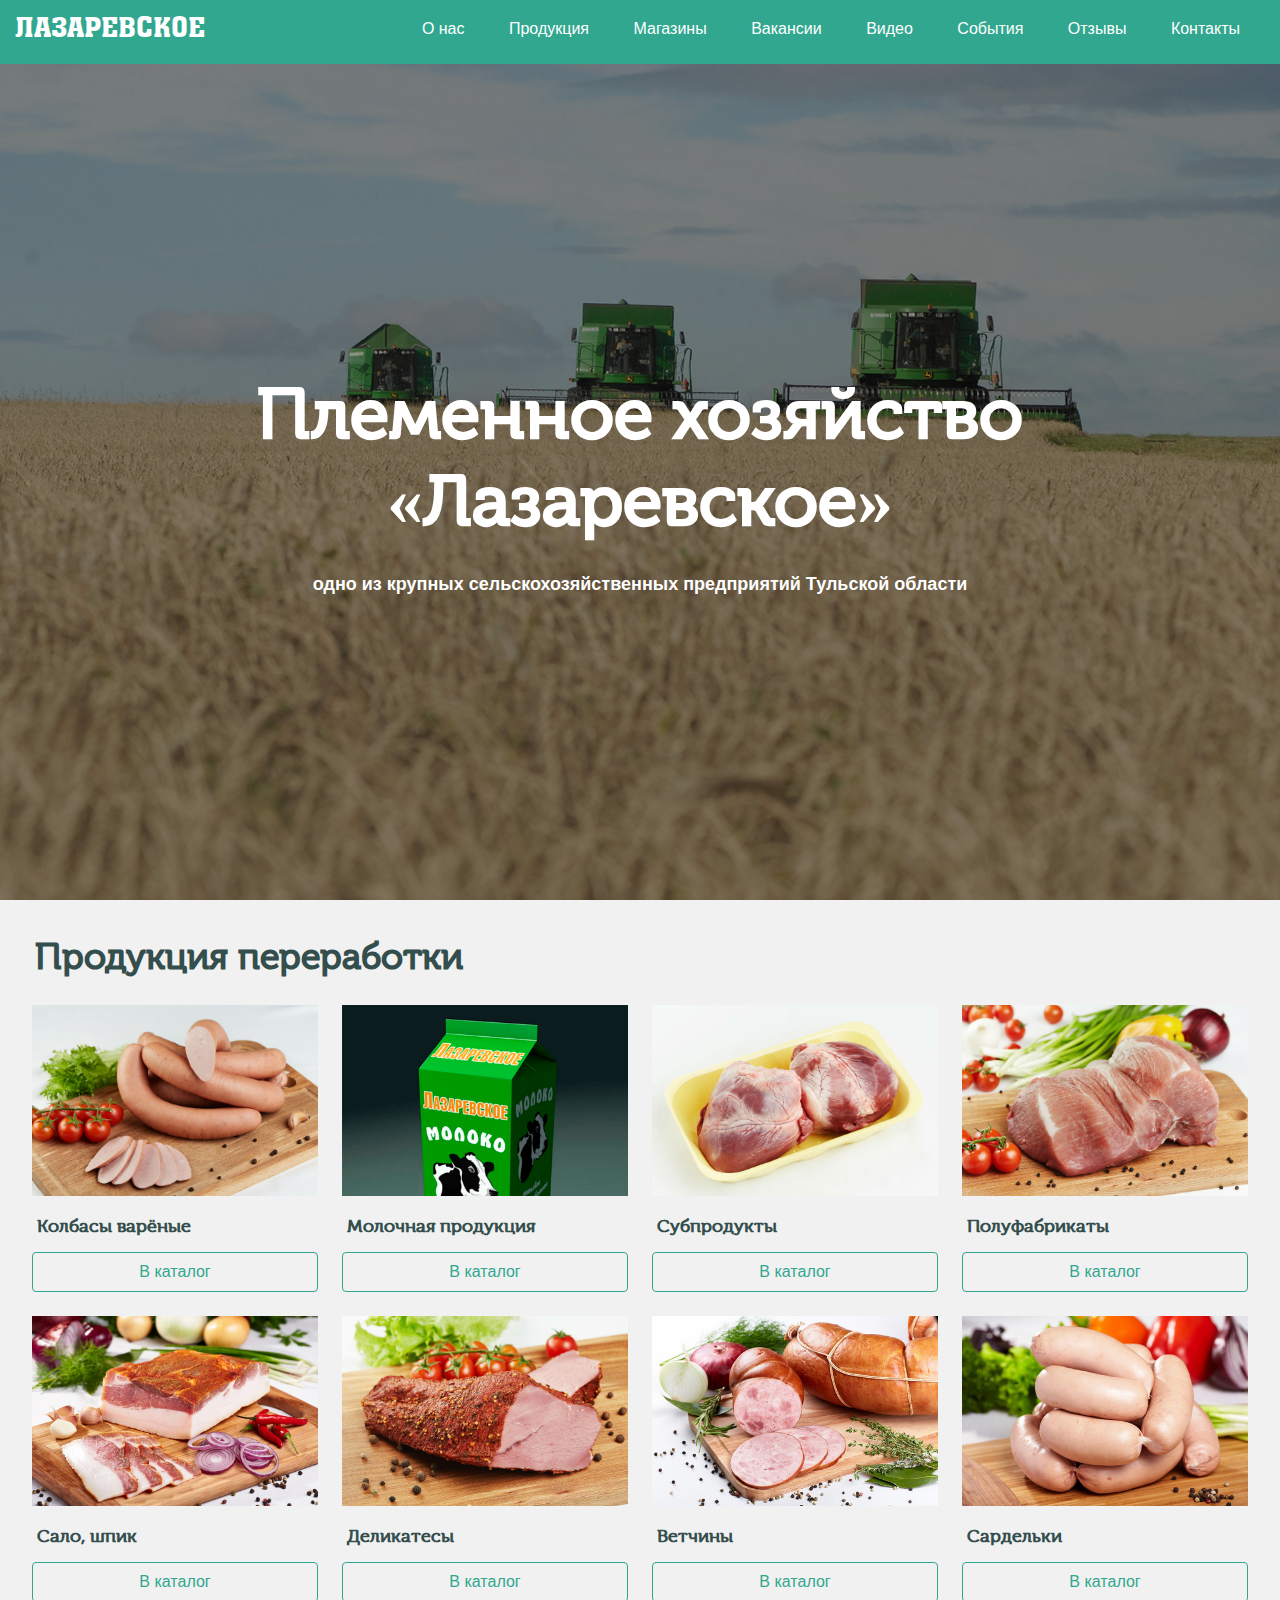
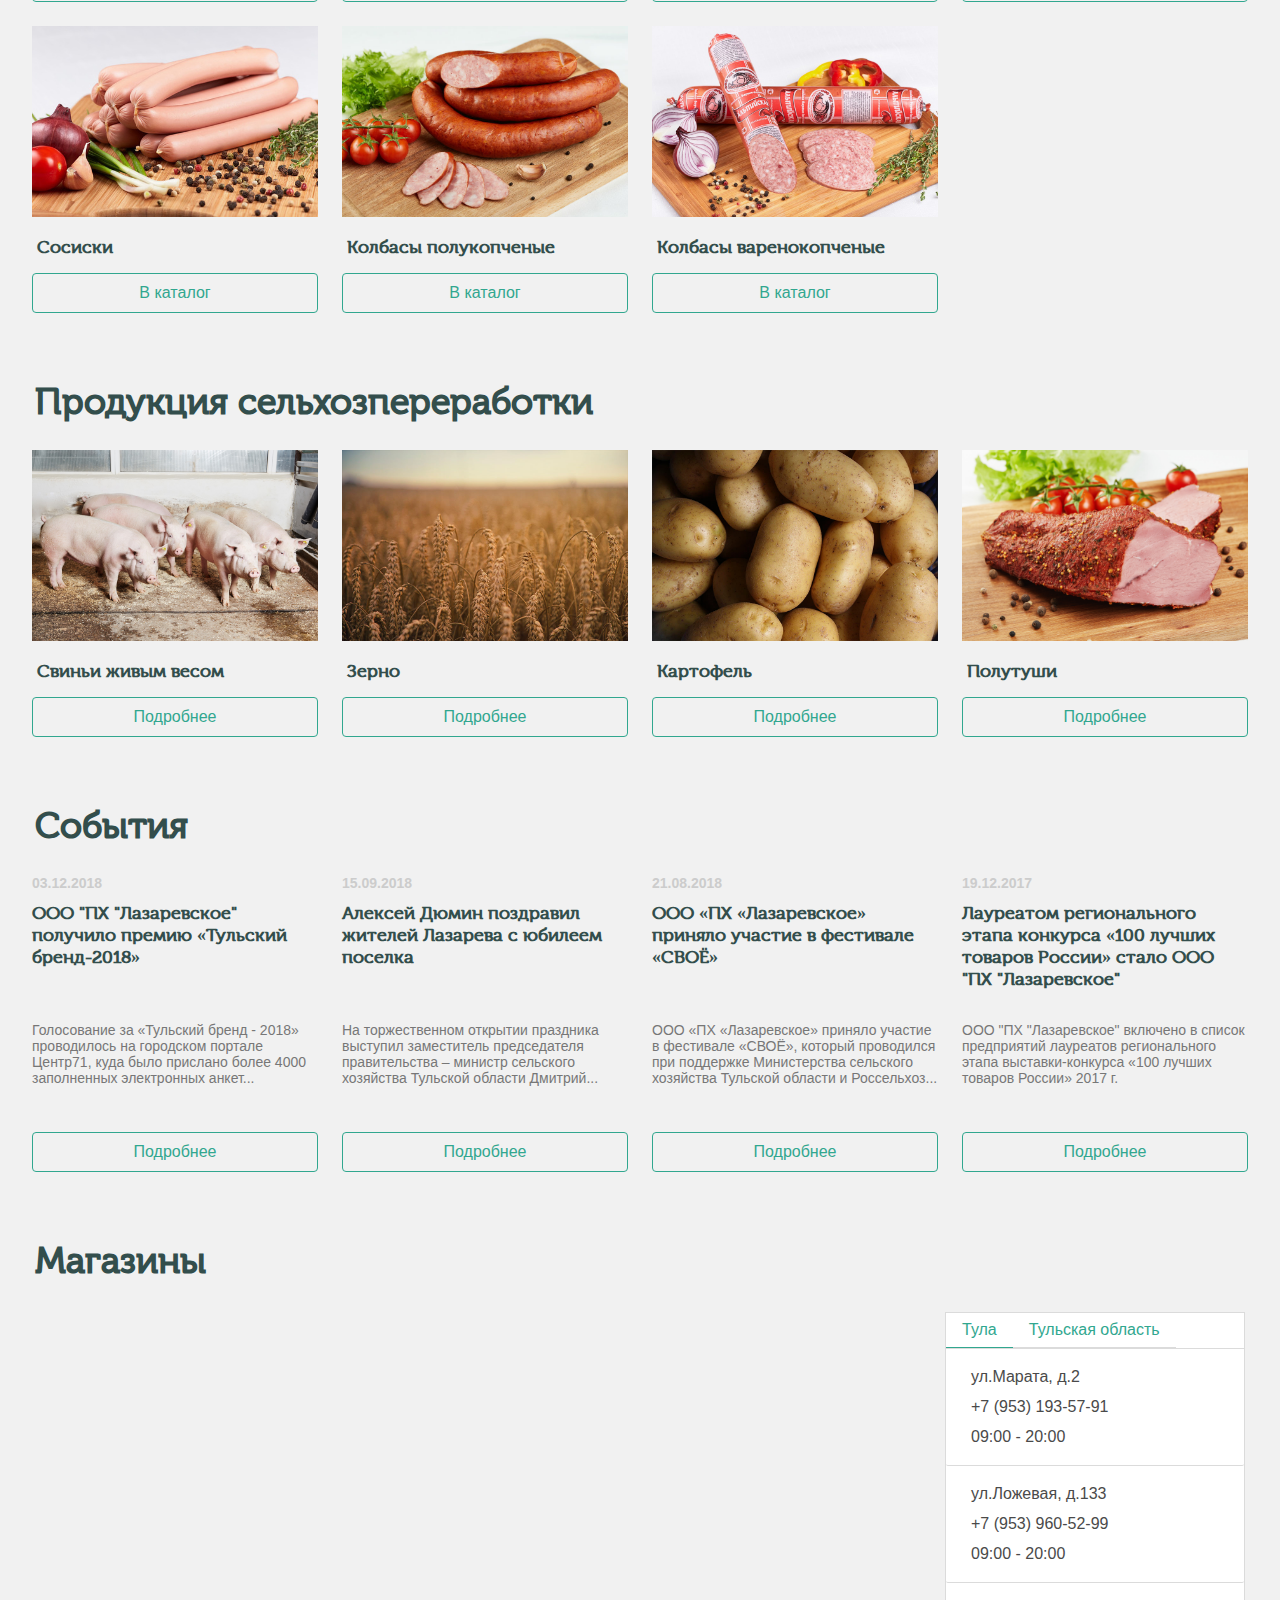
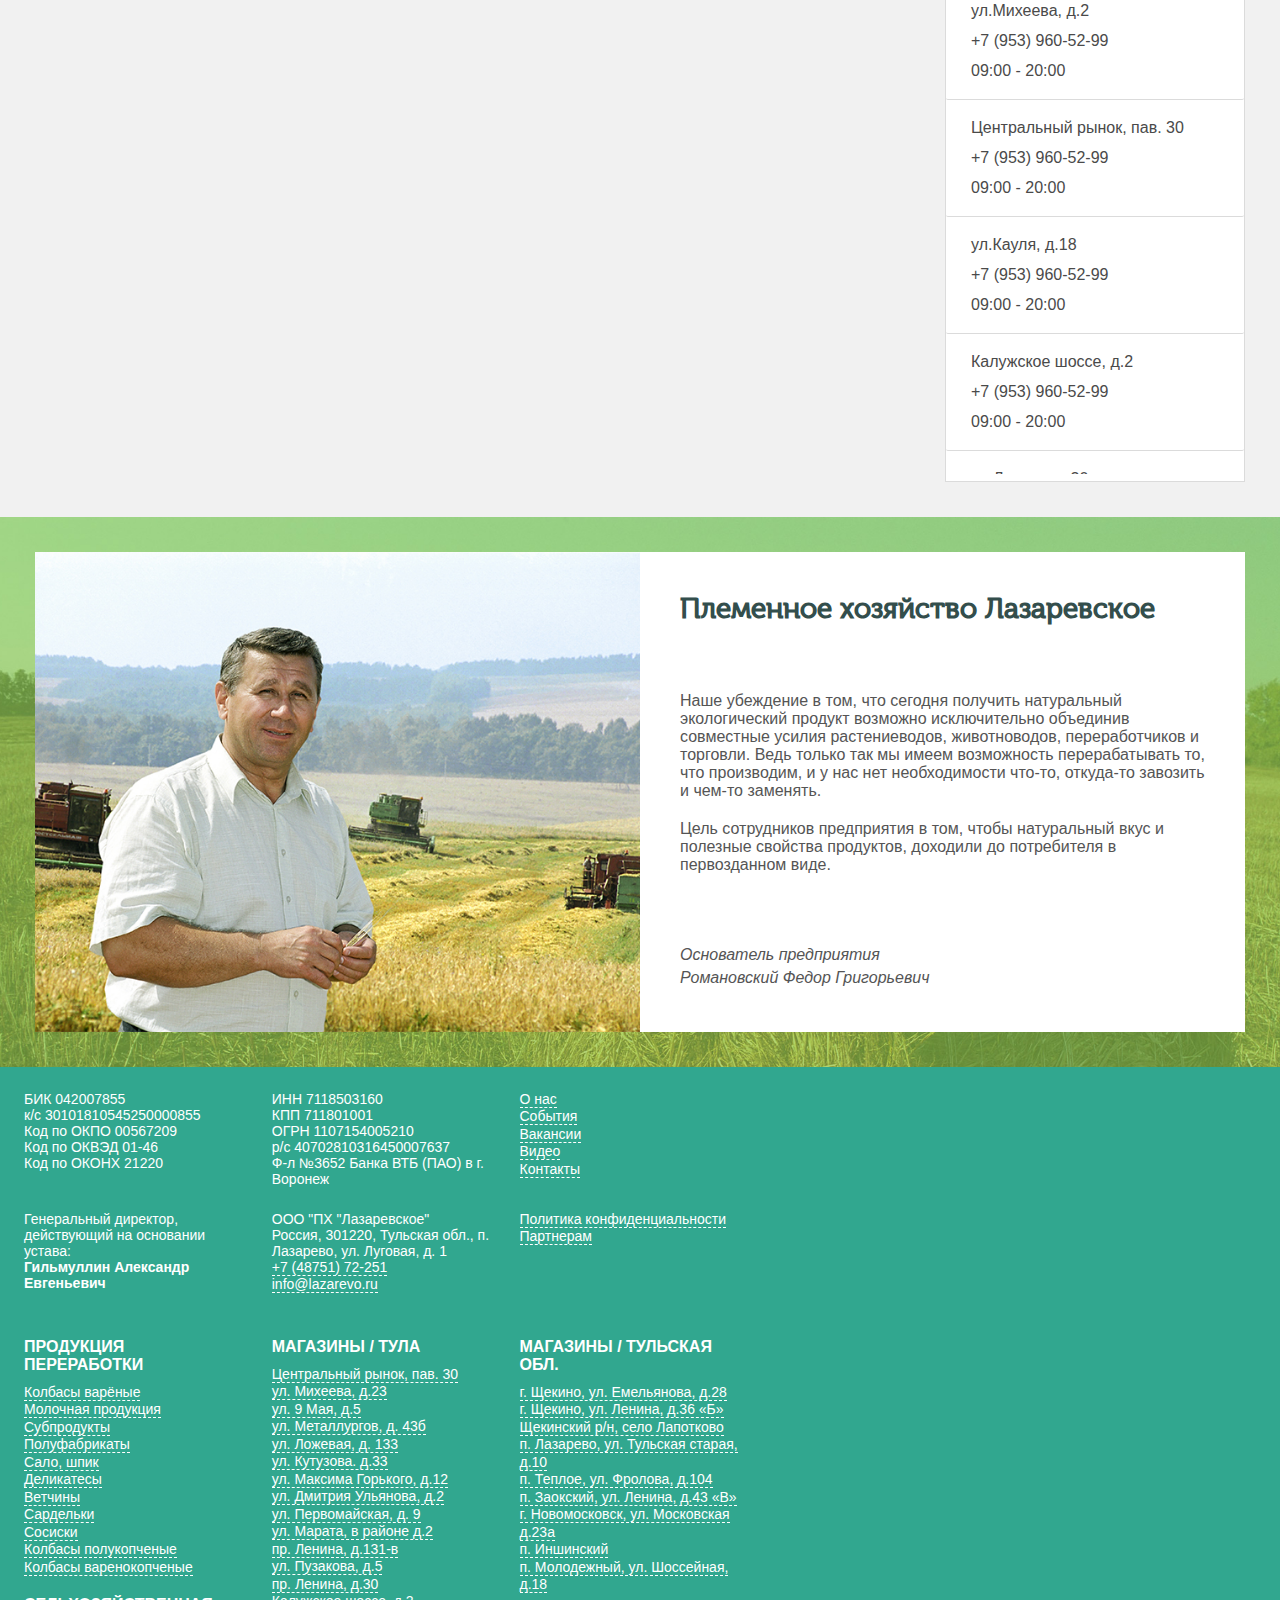
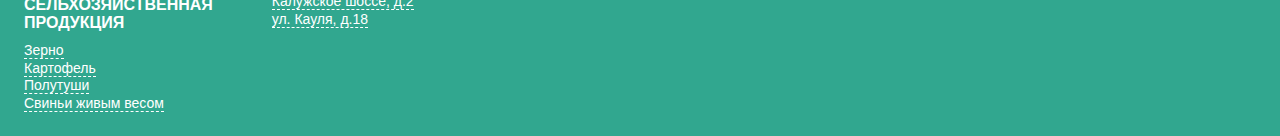
<file: index.html>
<!DOCTYPE html>
<html lang="en">
<head>
  <meta charset="UTF-8">
  <meta name="viewport" content="width=device-width, initial-scale=1.0">
  <meta http-equiv="X-UA-Compatible" content="ie=edge">
  <link rel="stylesheet" href="css/main.css">
  <script
			  src="https://code.jquery.com/jquery-3.3.1.slim.min.js"
			  integrity="sha256-3edrmyuQ0w65f8gfBsqowzjJe2iM6n0nKciPUp8y+7E="
			  crossorigin="anonymous"></script>
  <script src="https://api-maps.yandex.ru/2.1/?lang=ru_RU" type="text/javascript"></script>
  <script type="text/javascript" src="js/map.js"></script>
  <title>ООО "ПХ "Лазаревское" - одно из крупнейших сельскохозяйственных предприятий Тульской области. Мясоперерабатывающий комбинат, животноводческий комплекс, племенная ферма, собственные сельхозплощади.</title>
</head>
<body>
  <nav class="sticked">
      <ul class="is-left">
        <li><a class="logo" href="#">Лазаревское</a></li>
      </ul>
      <ul class="is-right navmenu">
        <li><a href="#">О нас</a></li>
        <li><a href="product.html">Продукция</a></li>
        <li><a href="#">Магазины</a></li>
        <li><a href="#">Вакансии</a></li>
        <li><a href="#">Видео</a></li>
        <li><a href="#">События</a></li>
        <li><a href="#">Отзывы</a></li>
        <li><a href="#">Контакты</a></li>
      </ul>
      <div class="nav-burger">
        <span></span>
        <span></span>
        <span></span>
      </div>
    </nav>
  <div class="banner">
    <video autoplay muted loop id="myVideo">
      <source src="/video/promo.mp4" type="video/mp4">
    </video>
    <div class="darken"></div>
    <h1 class="title">Племенное хозяйство «Лазаревское»</h1>
    <p>одно из крупных сельскохозяйственных предприятий Тульской области</p>
  </div>
  <div class="container">
    <h2>Продукция переработки</h2>
    <div class="columns">
      <div class="column to-products is-one-quarter">
        <div><img src="./img/product_1.jpg" /></div>
        <h4>Колбасы варёные</h4>
        <a href="#" class="btn btn-default-secondary">В каталог</a>
      </div>
      <div class="column is-one-quarter">
        <img src="./img/products/milk.jpg" />
        <h4>Молочная продукция</h4>
        <a href="#" class="btn btn-default-secondary">В каталог</a>
      </div>
      <div class="column is-one-quarter"><img src="./img/products/subproduct.jpg" />
        <h4>Субпродукты</h4>
        <a href="#" class="btn btn-default-secondary">В каталог</a>
      </div>
      <div class="column is-one-quarter"><img src="./img/products/fabrikat.jpg" />
        <h4>Полуфабрикаты</h4>
        <a href="#" class="btn btn-default-secondary">В каталог</a>
      </div>
    </div>
    <div class="columns">
      <div class="column is-one-quarter"><img src="./img/products/salo.jpg" />
        <h4>Сало, шпик</h4>
        <a href="#" class="btn btn-default-secondary">В каталог</a>
      </div>
      <div class="column is-one-quarter"><img src="./img/products/delikat.jpg" />
        <h4>Деликатесы</h4>
        <a href="#" class="btn btn-default-secondary">В каталог</a>
      </div>
      <div class="column is-one-quarter"><img src="./img/products/vetchina.jpg" />
        <h4>Ветчины</h4>
        <a href="#" class="btn btn-default-secondary">В каталог</a>
      </div>
      <div class="column is-one-quarter"><img src="./img/products/sardel.jpg" />
        <h4>Сардельки</h4>
        <a href="#" class="btn btn-default-secondary">В каталог</a>
      </div>
    </div>
    <div class="columns">
      <div class="column is-one-quarter"><img src="./img/products/sosi.jpg" />
        <h4>Сосиски</h4>
        <a href="#" class="btn btn-default-secondary">В каталог</a>
      </div>
      <div class="column is-one-quarter"><img src="./img/products/krakow.jpg" />
        <h4>Колбасы полукопченые</h4>
        <a href="#" class="btn btn-default-secondary">В каталог</a>
      </div>
      <div class="column is-one-quarter"><img src="./img/products/alpen.jpg" />
        <h4>Колбасы варенокопченые</h4>
        <a href="#" class="btn btn-default-secondary">В каталог</a>
      </div>
      <div class="column is-one-quarter">
      </div>
    </div>
  </div>
  <div class="container">
      <h2>Продукция сельхозпереработки</h2>
    <div class="columns">
      <div class="column is-one-quarter"><img src="./img/pig.jpg" />
        <h4>Свиньи живым весом</h4>
        <a href="#" class="btn btn-default-secondary">Подробнее</a>
      </div>
      <div class="column is-one-quarter"><img src="./img/grain.jpg" />
        <h4>Зерно</h4>
        <a href="#" class="btn btn-default-secondary">Подробнее</a>
      </div>
      <div class="column is-one-quarter"><img src="./img/potatoes.jpg" />
        <h4>Картофель</h4>
        <a href="#" class="btn btn-default-secondary">Подробнее</a>
      </div>
      <div class="column is-one-quarter"><img src="./img/product_4.jpg" />
        <h4>Полутуши</h4>
        <a href="#" class="btn btn-default-secondary">Подробнее</a>
      </div>
    </div>
  </div>
  <div class="container">
    <h2>События</h2>
    <div class="columns">
      <div class="column is-one-quarter news">
        <span>03.12.2018</span>
        <h4>ООО "ПХ "Лазаревское" получило премию «Тульский бренд-2018»</h4>
        <p>
          Голосование за «Тульский бренд - 2018» проводилось на городском портале Центр71, куда было прислано более 4000 заполненных электронных анкет...
        </p>
        <a href="#" class="btn btn-default-secondary">Подробнее</a>
      </div>
      <div class="column is-one-quarter news">
        <span>15.09.2018</span>
        <h4>Алексей Дюмин поздравил жителей Лазарева с юбилеем поселка</h4>
        <p>
          На торжественном открытии праздника выступил заместитель председателя правительства – министр сельского хозяйства Тульской области Дмитрий...
        </p>
        <a href="#" class="btn btn-default-secondary">Подробнее</a>
      </div>
      <div class="column is-one-quarter news">
        <span>21.08.2018</span>
        <h4>ООО «ПХ «Лазаревское» приняло участие в фестивале «СВОЁ»</h4>
        <p>
          ООО «ПХ «Лазаревское» приняло участие в фестивале «СВОЁ», который проводился при поддержке Министерства сельского хозяйства Тульской области и Россельхоз...
        </p>
        <a href="#" class="btn btn-default-secondary">Подробнее</a>
      </div>
      <div class="column is-one-quarter news">
        <span>19.12.2017</span>
        <h4>Лауреатом регионального этапа конкурса «100 лучших товаров России» стало ООО "ПХ "Лазаревское"</h4>
        <p>
          ООО "ПХ "Лазаревское" включено в список предприятий лауреатов регионального этапа выставки-конкурса «100 лучших товаров России» 2017 г.
        </p>
        <a href="#" class="btn btn-default-secondary">Подробнее</a>
      </div>
    </div>
  </div>
  <div class="container">
    <h2>Магазины</h2>
    	<div id="YMapsID">
    		<div class="shield"></div>
    		<div class="adress">
			    <div class="tabs">
  				  <ul>
  				    <li class="is-active view-tula"><a class="">Тула</a></li>
  				    <li class="view-region"><a>Тульская область</a></li>
  				  </ul>
  				</div>
				<aside class="menu">
				  <ul class="menu-list tula">
				    <li>
				    	<a id="0" class="store" data-x="54.200850089500726" data-y="37.64524466069955">
					    	<div><i class="fa fa-map-marker fa-lg" style="margin-right: 8px;"></i>ул.Марата, д.2</div>
					    	<div><i class="fa fa-phone fa-lg" style="margin-right: 8px;"></i>+7 (953) 193-57-91</div>
					    	<div><i class="fa fa-clock-o fa-lg" style="margin-right: 8px;"></i>09:00 - 20:00</div>
					    </a>
					</li>
					<li>
						<a id="1" class="store" data-x="54.199211" data-y="37.65328">
							<div><i class="fa fa-map-marker fa-lg" style="margin-right: 8px;"></i>ул.Ложевая, д.133</div>
					    	<div><i class="fa fa-phone fa-lg" style="margin-right: 8px;"></i>+7 (953) 960-52-99</div>
					    	<div><i class="fa fa-clock-o fa-lg" style="margin-right: 8px;"></i>09:00 - 20:00</div>
						</a>
					</li>
					<li>
						<a id="2" class="store" data-x="54.174591" data-y="37.615577">
							<div><i class="fa fa-map-marker fa-lg" style="margin-right: 8px;"></i>ул.Михеева, д.2</div>
					    	<div><i class="fa fa-phone fa-lg" style="margin-right: 8px;"></i>+7 (953) 960-52-99</div>
					    	<div><i class="fa fa-clock-o fa-lg" style="margin-right: 8px;"></i>09:00 - 20:00</div>
						</a>
					</li>
					<li>
						<a id="3" class="store" data-x="54.186051" data-y="37.619204">
							<div><i class="fa fa-map-marker fa-lg" style="margin-right: 8px;"></i>Центральный рынок, пав. 30</div>
					    	<div><i class="fa fa-phone fa-lg" style="margin-right: 8px;"></i>+7 (953) 960-52-99</div>
					    	<div><i class="fa fa-clock-o fa-lg" style="margin-right: 8px;"></i>09:00 - 20:00</div>
						</a>
					</li>
					<li>
						<a id="4" class="store" data-x="54.17867215774516" data-y="37.63252949999999">
							<div><i class="fa fa-map-marker fa-lg" style="margin-right: 8px;"></i>ул.Кауля, д.18</div>
					    	<div><i class="fa fa-phone fa-lg" style="margin-right: 8px;"></i>+7 (953) 960-52-99</div>
					    	<div><i class="fa fa-clock-o fa-lg" style="margin-right: 8px;"></i>09:00 - 20:00</div>
						</a>
					</li>
					<li>
						<a id="5" class="store" data-x="54.15755980287482" data-y="37.5821166312828">
							<div><i class="fa fa-map-marker fa-lg" style="margin-right: 8px;"></i>Калужское шоссе, д.2</div>
					    	<div><i class="fa fa-phone fa-lg" style="margin-right: 8px;"></i>+7 (953) 960-52-99</div>
					    	<div><i class="fa fa-clock-o fa-lg" style="margin-right: 8px;"></i>09:00 - 20:00</div>
						</a>
					</li>
					<li>
						<a id="6" class="store" data-x="54.18882973572253" data-y="37.612421308405445">
							<div><i class="fa fa-map-marker fa-lg" style="margin-right: 8px;"></i>пр.Ленина, д.30</div>
					    	<div><i class="fa fa-phone fa-lg" style="margin-right: 8px;"></i>+7 (953) 960-52-99</div>
					    	<div><i class="fa fa-clock-o fa-lg" style="margin-right: 8px;"></i>09:00 - 20:00</div>
						</a>
					</li>
					<li>
						<a id="7" class="store" data-x="54.219543857624224" data-y="37.62280049999992">
							<div><i class="fa fa-map-marker fa-lg" style="margin-right: 8px;"></i>ул. Демидовская, д.179</div>
					    	<div><i class="fa fa-phone fa-lg" style="margin-right: 8px;"></i>+7 (953) 960-52-99</div>
					    	<div><i class="fa fa-clock-o fa-lg" style="margin-right: 8px;"></i>09:00 - 20:00</div>
						</a>
					</li>
					<li>
						<a id="8" class="store" data-x="54.15347930370635" data-y="37.58515077116389">
							<div><i class="fa fa-map-marker fa-lg" style="margin-right: 8px;"></i>пр. Ленина, д.131-в</div>
					    	<div><i class="fa fa-phone fa-lg" style="margin-right: 8px;"></i>+7 (953) 960-52-99</div>
					    	<div><i class="fa fa-clock-o fa-lg" style="margin-right: 8px;"></i>09:00 - 20:00</div>
						</a>
					</li>
					<li>
						<a id="9" class="store" data-x="54.181881068069245" data-y="37.60227072023767">
							<div><i class="fa fa-map-marker fa-lg" style="margin-right: 8px;"></i>ул. Первомайская, д.9</div>
					    	<div><i class="fa fa-phone fa-lg" style="margin-right: 8px;"></i>+7 (953) 960-52-99</div>
					    	<div><i class="fa fa-clock-o fa-lg" style="margin-right: 8px;"></i>09:00 - 20:00</div>
						</a>
					</li>
					<li>
						<a id="10" class="store" data-x="54.19846026" data-y="37.58197141">
							<div><i class="fa fa-map-marker fa-lg" style="margin-right: 8px;"></i>ул. Дмитрия Ульянова, д.2</div>
					    	<div><i class="fa fa-phone fa-lg" style="margin-right: 8px;"></i>+7 (953) 960-52-99</div>
					    	<div><i class="fa fa-clock-o fa-lg" style="margin-right: 8px;"></i>09:00 - 20:00</div>
						</a>
					</li>
					<li>
						<a id="11" class="store" data-x="54.21355078" data-y="37.61069150">
							<div><i class="fa fa-map-marker fa-lg" style="margin-right: 8px;"></i>ул. Максима Горького, д.12</div>
					    	<div><i class="fa fa-phone fa-lg" style="margin-right: 8px;"></i>+7 (953) 960-52-99</div>
					    	<div><i class="fa fa-clock-o fa-lg" style="margin-right: 8px;"></i>09:00 - 20:00</div>
						</a>
					</li>
					<li>
						<a id="12" class="store" data-x="54.20837" data-y="37.672729">
							<div><i class="fa fa-map-marker fa-lg" style="margin-right: 8px;"></i>ул.Кутузова. д.33</div>
					    	<div><i class="fa fa-phone fa-lg" style="margin-right: 8px;"></i>+7 (953) 960-52-99</div>
					    	<div><i class="fa fa-clock-o fa-lg" style="margin-right: 8px;"></i>09:00 - 20:00</div>

						</a>
					</li>
					<li>
						<a id="13" class="store" data-x="54.188952" data-y="37.690698">
							<div><i class="fa fa-map-marker fa-lg" style="margin-right: 8px;"></i>ул.Металлургов, д.43б</div>
					    	<div><i class="fa fa-phone fa-lg" style="margin-right: 8px;"></i>+7 (953) 960-52-99</div>
					    	<div><i class="fa fa-clock-o fa-lg" style="margin-right: 8px;"></i>09:00 - 20:00</div>

						</a>
					</li>
					<li>
						<a id="14" class="store" data-x="54.158633" data-y="37.636428">
							<div><i class="fa fa-map-marker fa-lg" style="margin-right: 8px;"></i>ул.Новомосковское шоссе, д.54</div>
					    	<div><i class="fa fa-phone fa-lg" style="margin-right: 8px;"></i>+7 (953) 960-52-99</div>
					    	<div><i class="fa fa-clock-o fa-lg" style="margin-right: 8px;"></i>09:00 - 20:00</div>

						</a>
					</li>
					<li>
						<a id="15" class="store" data-x="54.16535" data-y="37.582357">
							<div><i class="fa fa-map-marker fa-lg" style="margin-right: 8px;"></i>ул.9 Мая, д.5</div>
					    	<div><i class="fa fa-phone fa-lg" style="margin-right: 8px;"></i>+7 (953) 960-52-99</div>
					    	<div><i class="fa fa-clock-o fa-lg" style="margin-right: 8px;"></i>09:00 - 20:00</div>
						</a>
					</li>
				  </ul>
				<ul class="menu-list region" style="display:none;">
					<li>
						<a id="16" class="store" data-x="54.008186" data-y="37.518505">
							<div><i class="fa fa-map-marker fa-lg" style="margin-right: 8px;"></i>г. Щекино, ул. Ленина, д.36 «Б»</div>
					    	<div><i class="fa fa-phone fa-lg" style="margin-right: 8px;"></i>+7 (953) 960-52-99</div>
					    	<div><i class="fa fa-clock-o fa-lg" style="margin-right: 8px;"></i>09:00 - 20:00</div>
						</a>
					</li>
					<li>
						<a id="17" class="store" data-x="54.734204" data-y="37.397279">
							<div><i class="fa fa-map-marker fa-lg" style="margin-right: 8px;"></i>п. Заокский, ул. Ленина, д.43 «В»</div>
					    	<div><i class="fa fa-phone fa-lg" style="margin-right: 8px;"></i>+7 (953) 960-52-99</div>
					    	<div><i class="fa fa-clock-o fa-lg" style="margin-right: 8px;"></i>09:00 - 20:00</div>
						</a>
					</li>
					<li>
						<a id="18" class="store" data-x="53.851336" data-y="37.486176">
							<div><i class="fa fa-map-marker fa-lg" style="margin-right: 8px;"></i>Щекинский район, п. Лазарево, ул. Тульская старая, д.10</div>
					    	<div><i class="fa fa-phone fa-lg" style="margin-right: 8px;"></i>+7 (953) 960-52-99</div>
					    	<div><i class="fa fa-clock-o fa-lg" style="margin-right: 8px;"></i>09:00 - 20:00</div>
						</a>
					</li>
					<li>
						<a id="19" class="store" data-x="54.022367" data-y="37.500576">
							<div><i class="fa fa-map-marker fa-lg" style="margin-right: 8px;"></i>г. Щекино Емельянова</div>
					    	<div><i class="fa fa-phone fa-lg" style="margin-right: 8px;"></i>+7 (953) 960-52-99</div>
					    	<div><i class="fa fa-clock-o fa-lg" style="margin-right: 8px;"></i>09:00 - 20:00</div>
						</a>
					</li>
					<li>
						<a id="20" class="store" data-x="54.165618" data-y="37.468655">
							<div><i class="fa fa-map-marker fa-lg" style="margin-right: 8px;"></i>п. Иншинский</div>
					    	<div><i class="fa fa-phone fa-lg" style="margin-right: 8px;"></i>+7 (953) 960-52-99</div>
					    	<div><i class="fa fa-clock-o fa-lg" style="margin-right: 8px;"></i>09:00 - 20:00</div>
						</a>
					</li>
					<li>
						<a id="21" class="store" data-x="53.703009" data-y="37.280359">
							<div><i class="fa fa-map-marker fa-lg" style="margin-right: 8px;"></i>г. Новомосковск, ул. Московская д.23а</div>
					    	<div><i class="fa fa-phone fa-lg" style="margin-right: 8px;"></i>+7 (953) 960-52-99</div>
					    	<div><i class="fa fa-clock-o fa-lg" style="margin-right: 8px;"></i>09:00 - 20:00</div>
						</a>
						</li>
				  </ul>
				</aside>
		</div>
  </div>
  </div>
  <div class="container-full">
    <div class="container not-padding">
      <div class="columns">
        <div class="column is-half is">
          <div class="image-bg"></div>
        </div>
        <div class="column is-half is">
          <div class="ps">
            <div>
              <h3>Племенное хозяйство Лазаревское</h3>
            </div>
            <div>
              <p>Наше убеждение в том, что сегодня получить натуральный экологический продукт возможно исключительно объединив совместные усилия растениеводов, животноводов, переработчиков и торговли. Ведь только так мы имеем возможность перерабатывать то, что производим, и у нас нет необходимости что-то, откуда-то завозить и чем-то заменять.</p>
              <p>Цель сотрудников предприятия в том, чтобы натуральный вкус и полезные свойства продуктов, доходили до потребителя в первозданном виде.</p>
            </div>
            <div>
              <p class="author"><i>Основатель предприятия</i></p>
              <p class="author"><i>Романовский Федор Григорьевич</i></p>
            </div>
          </div>
        </div>
      </div>
    </div>
  </div>
  <footer>
      <div class="columns">
        <div class="column is-three-fifths">
          <div class="columns">
            <div class="column is-one-third">
              <div>БИК 042007855</div>
              <div>к/с 30101810545250000855</div>
              <div>Код по ОКПО 00567209</div>
              <div>Код по ОКВЭД 01-46</div>
              <div>Код по ОКОНХ 21220</div>
            </div>
            <div class="column is-one-third">
                <div>ИНН 7118503160</div>
                <div>КПП 711801001</div>
                <div>ОГРН 1107154005210</div>
                <div>р/с 40702810316450007637</div>
                <div>Ф-л №3652 Банка ВТБ (ПАО) в г. Воронеж</div>
            </div>
            <div class="column is-one-third">
              <div><a href="#">О нас</a></div>
              <div><a href="#">События</a></div>
              <div><a href="#">Вакансии</a></div>
              <div><a href="#">Видео</a></div>
              <div><a href="#">Контакты</a></div>
            </div>
          </div>
          <div class="columns">
            <div class="column is-one-third">
              <div>Генеральный директор, действующий на основании устава:</div>
              <div><strong>Гильмуллин Александр Евгеньевич</strong></div>
            </div>
            <div class="column is-one-third">
              <div>ООО "ПХ "Лазаревское"</div>
              <div>Россия, 301220, Тульская обл., п. Лазарево, ул. Луговая, д. 1</div>
              <div><a href="tel:+74875172251">+7 (48751) 72-251</a></div>
              <div><a href="mailto:info@lazarevo.ru">info@lazarevo.ru</a></div>
            </div>
            <div class="column is-one-third">
              <div><a href="#">Политика конфиденциальности</a></div>
              <div><a href="#">Партнерам</a></div>
            </div>
          </div>
          <div class="columns">
            <div class="column is-one-third">
              <div><h5>ПРОДУКЦИЯ ПЕРЕРАБОТКИ</h5></div>
              <div><a href="#">Колбасы варёные</a></div>
              <div><a href="#">Молочная продукция</a></div>
              <div><a href="#">Субпродукты</a></div>
              <div><a href="#">Полуфабрикаты</a></div>
              <div><a href="#">Сало, шпик</a></div>
              <div><a href="#">Деликатесы</a></div>
              <div><a href="#">Ветчины</a></div>
              <div><a href="#">Сардельки</a></div>
              <div><a href="#">Сосиски</a></div>
              <div><a href="#">Колбасы полукопченые</a></div>
              <div><a href="#">Колбасы варенокопченые</a></div>
              <div><h5>СЕЛЬХОЗЯЙСТВЕННАЯ ПРОДУКЦИЯ</h5></div>
              <div><a href="#">Зерно</a></div>
              <div><a href="#">Картофель</a></div>
              <div><a href="#">Полутуши</a></div>
              <div><a href="#">Свиньи живым весом</a></div>
            </div>
            <div class="column is-one-third">
              <div><h5>МАГАЗИНЫ / ТУЛА</h5></div>
              <div><a href="#">Центральный рынок, пав. 30</a></div>
              <div><a href="#">ул. Михеева, д.23</a></div>
              <div><a href="#">ул. 9 Мая, д.5</a></div>
              <div><a href="#">ул. Металлургов, д. 43б</a></div>
              <div><a href="#">ул. Ложевая, д. 133</a></div>
              <div><a href="#">ул. Кутузова. д.33</a></div>
              <div><a href="#">ул. Максима Горького, д.12</a></div>
              <div><a href="#">ул. Дмитрия Ульянова, д.2</a></div>
              <div><a href="#">ул. Первомайская, д. 9</a></div>
              <div><a href="#">ул. Марата, в районе д.2</a></div>
              <div><a href="#">пр. Ленина, д.131-в</a></div>
              <div><a href="#">ул. Пузакова, д.5</a></div>
              <div><a href="#">пр. Ленина, д.30</a></div>
              <div><a href="#">Калужское шоссе, д.2</a></div>
              <div><a href="#">ул. Кауля, д.18</a></div>
            </div>
            <div class="column is-one-third">
              <div><h5>МАГАЗИНЫ / ТУЛЬСКАЯ ОБЛ.</h5></div>
              <div><a href="#">г. Щекино, ул. Емельянова, д.28</a></div>
              <div><a href="#">г. Щекино, ул. Ленина, д.36 «Б»</a></div>
              <div><a href="#">Щекинский р/н, село Лапотково</a></div>
              <div><a href="#">п. Лазарево, ул. Тульская старая, д.10</a></div>
              <div><a href="#">п. Теплое, ул. Фролова, д.104</a></div>
              <div><a href="#">п. Заокский, ул. Ленина, д.43 «В»</a></div>
              <div><a href="#">г. Новомосковск, ул. Московская д.23а</a></div>
              <div><a href="#">п. Иншинский</a></div>
              <div><a href="#">п. Молодежный, ул. Шоссейная, д.18</a></div>
            </div>
          </div>
        </div>
        <div class="column is-two-fifths" style="padding: 0px;">
          <div id="YMapsID2"></div>
        </div>
      </div>
  </footer>
  <script>
    $(document).ready(function () {
  $(".nav-burger").click(function () {
    $('body').toggleClass("open");
    if($(this).hasClass("is-active")) {
      $(this).removeClass("is-active");
      $(".navmenu").css("display", "none");
      /*$(".navmenu").animate({
        top: "-500px"
      }, 500, function() {
        $(".navmenu").css("display", "none");
      });*/
    } else {
      $(this).addClass("is-active");
      $(".navmenu").css("display", "flex");
        /*$(".navmenu").css("display", "block").css("top", "500px").animate({
          top: "59px"
        }, 500, function() {
          $('body').toggleClass("open");
        });*/
    };
  });
});
  </script>
</body>
</html>
</file>
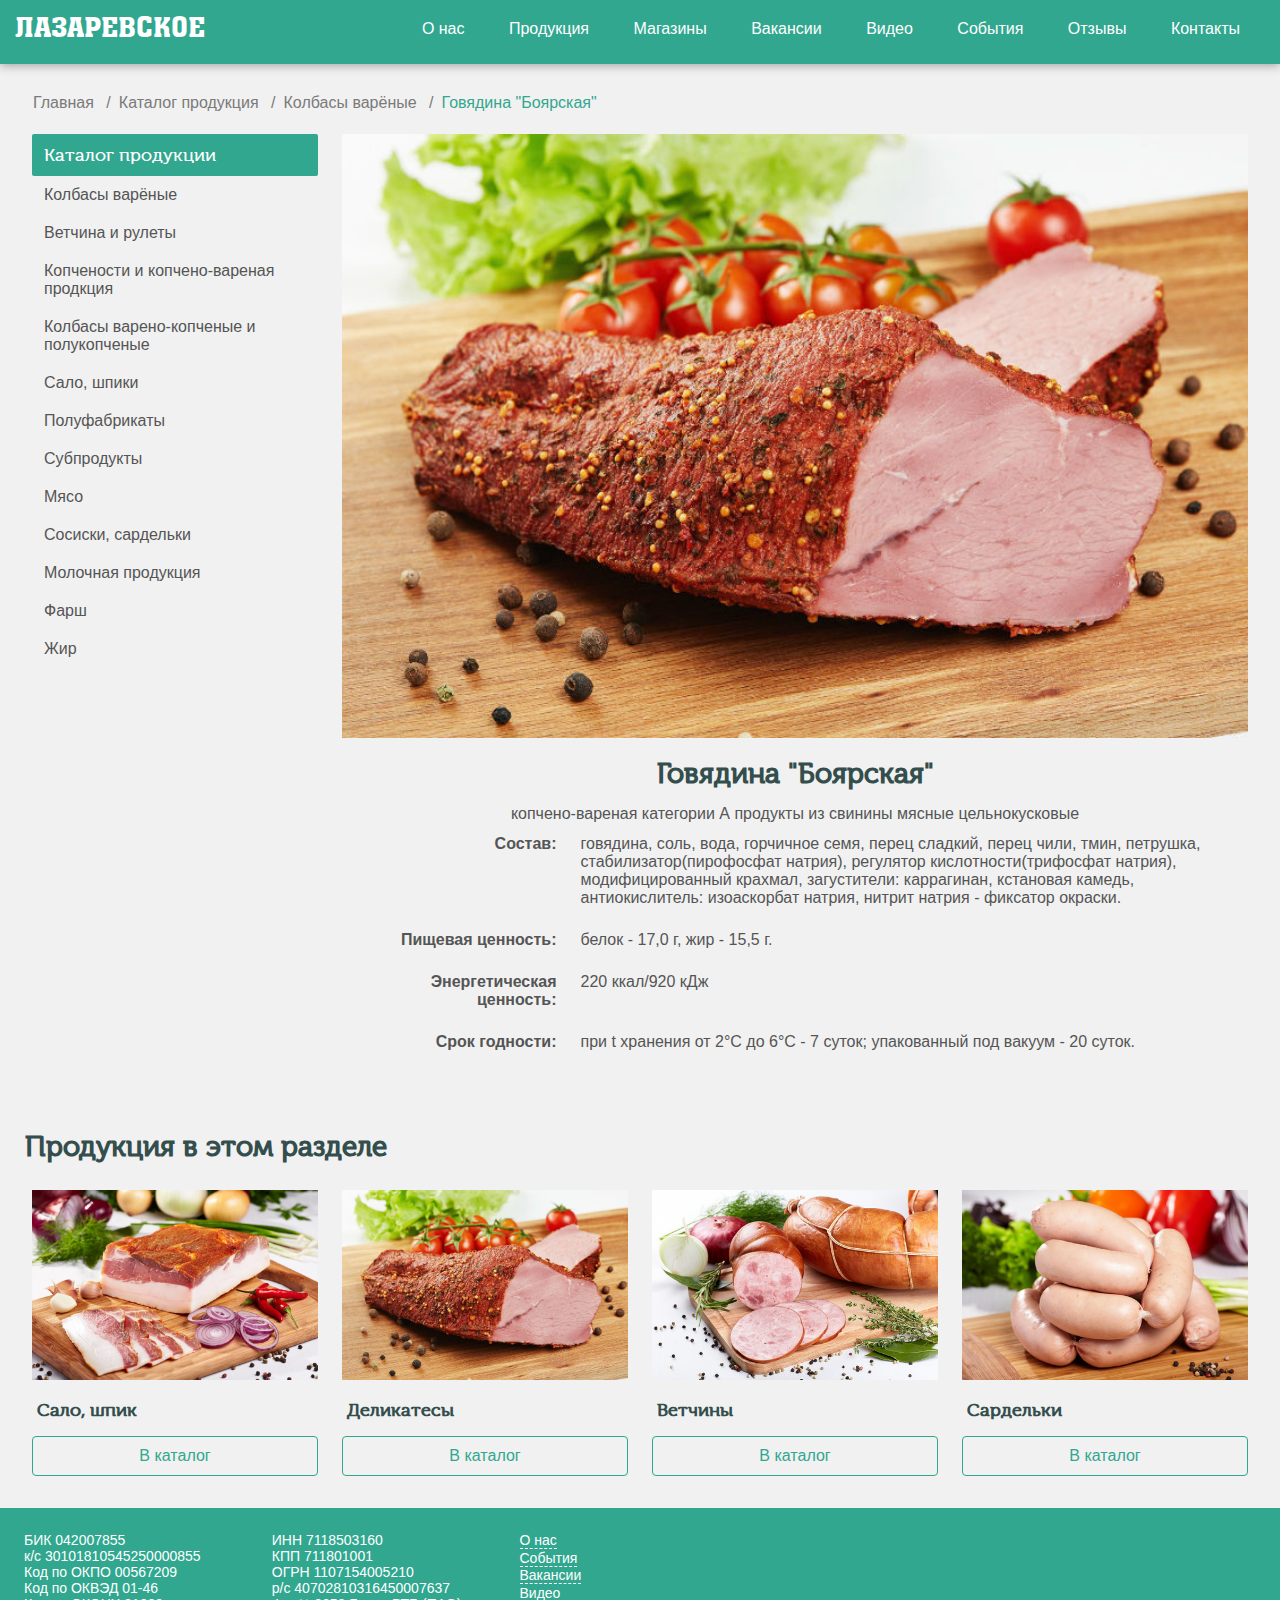
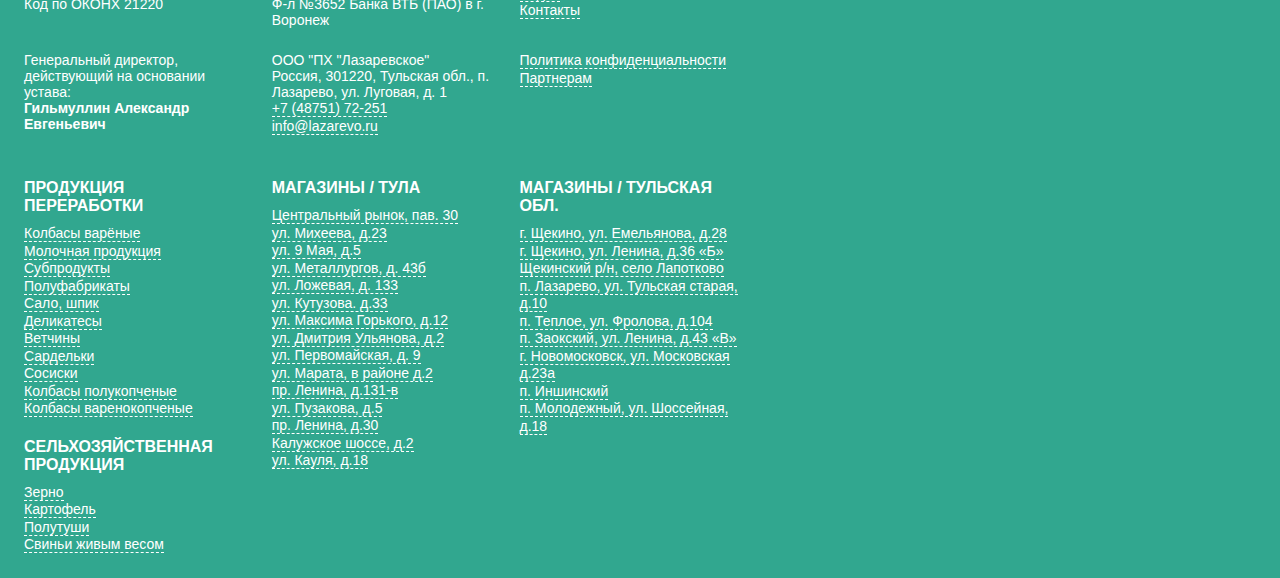
<file: product.html>
<!DOCTYPE html>
<html lang="en">
<head>
  <meta charset="UTF-8">
  <meta name="viewport" content="width=device-width, initial-scale=1.0">
  <meta http-equiv="X-UA-Compatible" content="ie=edge">
  <link rel="stylesheet" href="css/main.css">
  <script
			  src="https://code.jquery.com/jquery-3.3.1.slim.min.js"
			  integrity="sha256-3edrmyuQ0w65f8gfBsqowzjJe2iM6n0nKciPUp8y+7E="
			  crossorigin="anonymous"></script>
  <script src="https://api-maps.yandex.ru/2.1/?lang=ru_RU" type="text/javascript"></script>
  <script type="text/javascript" src="js/map.js"></script>
  <title>ООО "ПХ "Лазаревское" - одно из крупнейших сельскохозяйственных предприятий Тульской области. Мясоперерабатывающий комбинат, животноводческий комплекс, племенная ферма, собственные сельхозплощади.</title>
</head>
<body>
  <nav class="sticked">
    <ul class="is-left">
      <li><a class="logo" href="index.html">Лазаревское</a></li>
    </ul>
    <ul class="is-right navmenu">
      <li><a href="#">О нас</a></li>
      <li><a href="#">Продукция</a></li>
      <li><a href="#">Магазины</a></li>
      <li><a href="#">Вакансии</a></li>
      <li><a href="#">Видео</a></li>
      <li><a href="#">События</a></li>
      <li><a href="#">Отзывы</a></li>
      <li><a href="#">Контакты</a></li>
    </ul>
    <div class="nav-burger">
      <span></span>
      <span></span>
      <span></span>
    </div>
  </nav>
  <div class="container">
    <div class="breadcrumb">
      <ul>
        <li><a href="#">Главная</a></li>
        <li><a href="#">Каталог продукция</a></li>
        <li><a href="#">Колбасы варёные</a></li>
        <li><span>Говядина "Боярская"</span></li>
      </ul>
    </div>
    <div class="columns">
      <div class="column is-one-quarter">
        <div class="navbar">
          <ul>
            <li><h4>Каталог продукции</h4></li>
            <li><a href="#">Колбасы варёные</a></li>
            <li><a href="#">Ветчина и рулеты</a></li>
            <li><a href="#">Копчености и копчено-вареная продкция</a></li>
            <li><a href="#">Колбасы варено-копченые и полукопченые</a></li>
            <li><a href="#">Сало, шпики</a></li>
            <li><a href="#">Полуфабрикаты</a></li>
            <li><a href="#">Субпродукты</a></li>
            <li><a href="#">Мясо</a></li>
            <li><a href="#">Сосиски, сардельки</a></li>
            <li><a href="#">Молочная продукция</a></li>
            <li><a href="#">Фарш</a></li>
            <li><a href="#">Жир</a></li>
          </ul>
        </div>
      </div>
      <div class="column is-three-quarter">
        <img src="./img/products/delikat.jpg" />
        <h3 class="center">Говядина "Боярская"</h3>
        <p class="center">копчено-вареная категории А продукты из свинины мясные цельнокусковые</p>
        <div class="columns">
          <div class="column is-one-quarter">
            <p class="right"><strong>Состав:</strong></p>
          </div>
          <div class="column is-three-quarter">
            <p>говядина, соль, вода, горчичное семя, перец сладкий, перец чили, тмин, петрушка, стабилизатор(пирофосфат натрия), регулятор кислотности(трифосфат натрия), модифицированный крахмал, загустители: каррагинан, кстановая камедь, антиокислитель: изоаскорбат натрия, нитрит натрия - фиксатор окраски.</p>
          </div>
        </div>
        <div class="columns">
          <div class="column is-one-quarter">
            <p class="right"><strong>Пищевая ценность:</strong></p>
          </div>
          <div class="column is-three-quarter">
            <p>белок - 17,0 г, жир - 15,5 г.</p>
          </div>
        </div>
        <div class="columns">
          <div class="column is-one-quarter">
            <p class="right"><strong>Энергетическая ценность:</strong></p>
          </div>
          <div class="column is-three-quarter">
            <p>220 ккал/920 кДж</p>
          </div>
        </div>
        <div class="columns">
          <div class="column is-one-quarter">
            <p class="right"><strong>Срок годности:</strong></p>
          </div>
          <div class="column is-three-quarter">
            <p>при t хранения от 2°С до 6°С - 7 суток; упакованный под вакуум - 20 суток.</p>
          </div>
        </div>
      </div>
    </div>
  </div>
  <div class="container">
    <h3>Продукция в этом разделе</h3>
    <div class="columns">
      <div class="column is-one-quarter"><img src="./img/products/salo.jpg" />
        <h4>Сало, шпик</h4>
        <a href="#" class="btn btn-default-secondary">В каталог</a>
      </div>
      <div class="column is-one-quarter"><img src="./img/products/delikat.jpg" />
        <h4>Деликатесы</h4>
        <a href="#" class="btn btn-default-secondary">В каталог</a>
      </div>
      <div class="column is-one-quarter"><img src="./img/products/vetchina.jpg" />
        <h4>Ветчины</h4>
        <a href="#" class="btn btn-default-secondary">В каталог</a>
      </div>
      <div class="column is-one-quarter"><img src="./img/products/sardel.jpg" />
        <h4>Сардельки</h4>
        <a href="#" class="btn btn-default-secondary">В каталог</a>
      </div>
    </div>
  </div>
  <footer>
      <div class="columns">
        <div class="column is-three-fifths">
          <div class="columns">
            <div class="column is-one-third">
              <div>БИК 042007855</div>
              <div>к/с 30101810545250000855</div>
              <div>Код по ОКПО 00567209</div>
              <div>Код по ОКВЭД 01-46</div>
              <div>Код по ОКОНХ 21220</div>
            </div>
            <div class="column is-one-third">
                <div>ИНН 7118503160</div>
                <div>КПП 711801001</div>
                <div>ОГРН 1107154005210</div>
                <div>р/с 40702810316450007637</div>
                <div>Ф-л №3652 Банка ВТБ (ПАО) в г. Воронеж</div>
            </div>
            <div class="column is-one-third">
              <div><a href="#">О нас</a></div>
              <div><a href="#">События</a></div>
              <div><a href="#">Вакансии</a></div>
              <div><a href="#">Видео</a></div>
              <div><a href="#">Контакты</a></div>
            </div>
          </div>
          <div class="columns">
            <div class="column is-one-third">
              <div>Генеральный директор, действующий на основании устава:</div>
              <div><strong>Гильмуллин Александр Евгеньевич</strong></div>
            </div>
            <div class="column is-one-third">
              <div>ООО "ПХ "Лазаревское"</div>
              <div>Россия, 301220, Тульская обл., п. Лазарево, ул. Луговая, д. 1</div>
              <div><a href="tel:+74875172251">+7 (48751) 72-251</a></div>
              <div><a href="mailto:info@lazarevo.ru">info@lazarevo.ru</a></div>
            </div>
            <div class="column is-one-third">
              <div><a href="#">Политика конфиденциальности</a></div>
              <div><a href="#">Партнерам</a></div>
            </div>
          </div>
          <div class="columns">
            <div class="column is-one-third">
              <div><h5>ПРОДУКЦИЯ ПЕРЕРАБОТКИ</h5></div>
              <div><a href="#">Колбасы варёные</a></div>
              <div><a href="#">Молочная продукция</a></div>
              <div><a href="#">Субпродукты</a></div>
              <div><a href="#">Полуфабрикаты</a></div>
              <div><a href="#">Сало, шпик</a></div>
              <div><a href="#">Деликатесы</a></div>
              <div><a href="#">Ветчины</a></div>
              <div><a href="#">Сардельки</a></div>
              <div><a href="#">Сосиски</a></div>
              <div><a href="#">Колбасы полукопченые</a></div>
              <div><a href="#">Колбасы варенокопченые</a></div>
              <div><h5>СЕЛЬХОЗЯЙСТВЕННАЯ ПРОДУКЦИЯ</h5></div>
              <div><a href="#">Зерно</a></div>
              <div><a href="#">Картофель</a></div>
              <div><a href="#">Полутуши</a></div>
              <div><a href="#">Свиньи живым весом</a></div>
            </div>
            <div class="column is-one-third">
              <div><h5>МАГАЗИНЫ / ТУЛА</h5></div>
              <div><a href="#">Центральный рынок, пав. 30</a></div>
              <div><a href="#">ул. Михеева, д.23</a></div>
              <div><a href="#">ул. 9 Мая, д.5</a></div>
              <div><a href="#">ул. Металлургов, д. 43б</a></div>
              <div><a href="#">ул. Ложевая, д. 133</a></div>
              <div><a href="#">ул. Кутузова. д.33</a></div>
              <div><a href="#">ул. Максима Горького, д.12</a></div>
              <div><a href="#">ул. Дмитрия Ульянова, д.2</a></div>
              <div><a href="#">ул. Первомайская, д. 9</a></div>
              <div><a href="#">ул. Марата, в районе д.2</a></div>
              <div><a href="#">пр. Ленина, д.131-в</a></div>
              <div><a href="#">ул. Пузакова, д.5</a></div>
              <div><a href="#">пр. Ленина, д.30</a></div>
              <div><a href="#">Калужское шоссе, д.2</a></div>
              <div><a href="#">ул. Кауля, д.18</a></div>
            </div>
            <div class="column is-one-third">
              <div><h5>МАГАЗИНЫ / ТУЛЬСКАЯ ОБЛ.</h5></div>
              <div><a href="#">г. Щекино, ул. Емельянова, д.28</a></div>
              <div><a href="#">г. Щекино, ул. Ленина, д.36 «Б»</a></div>
              <div><a href="#">Щекинский р/н, село Лапотково</a></div>
              <div><a href="#">п. Лазарево, ул. Тульская старая, д.10</a></div>
              <div><a href="#">п. Теплое, ул. Фролова, д.104</a></div>
              <div><a href="#">п. Заокский, ул. Ленина, д.43 «В»</a></div>
              <div><a href="#">г. Новомосковск, ул. Московская д.23а</a></div>
              <div><a href="#">п. Иншинский</a></div>
              <div><a href="#">п. Молодежный, ул. Шоссейная, д.18</a></div>
            </div>
          </div>
        </div>
        <div class="column is-two-fifths" style="padding: 0px;">
          <div id="YMapsID2"></div>
        </div>
      </div>
  </footer>
  <script>
    $(document).ready(function () {
  $(".nav-burger").click(function () {
    $('body').toggleClass("open");
    if($(this).hasClass("is-active")) {
      $(this).removeClass("is-active");
      $(".navmenu").css("display", "none");
      /*$(".navmenu").animate({
        top: "-500px"
      }, 500, function() {
        $(".navmenu").css("display", "none");
      });*/
    } else {
      $(this).addClass("is-active");
      $(".navmenu").css("display", "flex");
        /*$(".navmenu").css("display", "block").css("top", "500px").animate({
          top: "59px"
        }, 500, function() {
          $('body').toggleClass("open");
        });*/
    };
  });
});
  </script>
</body>
</html>
</file>
<file: css/main.css>
* {
  -webkit-box-sizing: border-box;
  box-sizing: border-box; }

@font-face {
  font-family: 'Roboto Slab', serif;
  src: url("https://fonts.googleapis.com/css?family=Roboto+Slab:400,700&subset=cyrillic"); }

@font-face {
  font-family: 'Roboto', sans-serif;
  src: url("https://fonts.googleapis.com/css?family=Roboto:400,700&subset=cyrillic"); }

@font-face {
  font-family: 'a_Assuan';
  font-style: normal;
  font-weight: 400;
  src: url("../fonts/a_assuan_542a7e75d34754e3943c73f50d028207.woff") format("woff"), url("../fonts/a_assuan_542a7e75d34754e3943c73f50d028207.ttf") format("truetype"); }

@font-face {
  font-family: 'Museo Cyrl';
  src: local("Museo Cyrl 500"), local("MuseoCyrl-500"), url("../fonts/Museocyrl500.woff2") format("woff2"), url("../fonts/Museocyrl500.woff") format("woff"), url("../fonts/Museocyrl500.ttf") format("truetype");
  font-weight: 500;
  font-style: normal; }

body {
  font-family: 'Roboto', sans-serif;
  background-color: #F1F1F1;
  padding: 0;
  margin: 0; }

.open {
  overflow: hidden; }

html,
body,
p,
ol,
ul,
li,
dl,
dt,
dd,
blockquote,
figure,
fieldset,
legend,
textarea,
pre,
iframe,
hr,
h1,
h2,
h3,
h4,
h5,
h6 {
  margin: 0;
  padding: 0; }

ul {
  list-style: none; }

a {
  font-family: 'Roboto', sans-serif;
  text-decoration: none; }

p {
  color: #555;
  font-family: 'Roboto', sans-serif; }

h1, h2, h3, h4 {
  margin: 15px 5px;
  font-family: 'Museo Cyrl', serif;
  color: #334E4C; }

h1 {
  font-size: 56px; }

h2 {
  padding: 0 10px;
  font-size: 36px; }

h3 {
  font-size: 28px; }

h4 {
  font-size: 18px; }

aside.menu {
  overflow-y: scroll;
  height: calc(100vh - 175px);
  display: block; }

hr {
  border: 0;
  border-top: 1px solid #fff;
  height: 2px; }

#myVideo {
  display: none;
  position: absolute;
  right: 0;
  bottom: 0;
  min-width: 100%;
  min-height: 100%; }

#YMapsID {
  width: 100%;
  height: calc(100vh - 100px);
  padding: 15px;
  position: relative; }

#YMapsID2 {
  width: 100%;
  height: 100%;
  position: relative;
  margin: 0; }

.notification {
  background-color: whitesmoke;
  border-radius: 4px;
  padding: 1.25rem 2.5rem 1.25rem 1.5rem;
  position: relative; }

.notification.is-primary {
  background-color: #00d1b2;
  color: #fff; }

.banner {
  position: relative;
  background-image: url("../img/header_banner.jpg");
  background-position: center top;
  width: 100%;
  height: calc(100vh - 64px);
  background-color: #f8f8f8;
  background-size: cover;
  display: -webkit-box;
  display: -ms-flexbox;
  display: flex;
  -webkit-box-pack: center;
  -ms-flex-pack: center;
  justify-content: center;
  -webkit-box-align: center;
  -ms-flex-align: center;
  align-items: center;
  -webkit-box-orient: vertical;
  -webkit-box-direction: normal;
  -ms-flex-direction: column;
  flex-direction: column;
  color: #fff;
  padding: 50px;
  text-align: center; }
  .banner h1, .banner p {
    z-index: 1000;
    color: #fff; }
  .banner h1 {
    font-size: 72px; }
  .banner p {
    font-weight: 700;
    padding: 15px;
    font-size: 18px; }

.darken {
  z-index: 1;
  position: absolute;
  top: 0;
  left: 0;
  width: 100%;
  height: 100%;
  background-color: rgba(0, 0, 0, 0.4); }

.container {
  padding: 20px; }

.container-full {
  background-image: url("../img/fon_director.jpg");
  background-size: cover;
  background-position: center;
  width: 100%;
  padding: 15px 0; }
  .container-full .full-item {
    padding: 0 15px;
    position: relative;
    text-align: left;
    -ms-flex-preferred-size: 50%;
    flex-basis: 50%;
    height: 100%; }
  .container-full .items .item {
    padding: 0; }

.image-bg {
  background-image: url("../img/director.jpg");
  background-size: cover;
  background-position: center;
  width: 100%;
  min-height: 480px; }

.ps {
  background-color: #fff;
  height: 100%;
  min-height: 480px;
  padding: 40px;
  display: -webkit-box;
  display: -ms-flexbox;
  display: flex;
  -webkit-box-pack: justify;
  -ms-flex-pack: justify;
  justify-content: space-between;
  -webkit-box-orient: vertical;
  -webkit-box-direction: normal;
  -ms-flex-direction: column;
  flex-direction: column; }
  .ps p {
    margin: 20px 0; }
    .ps p.author {
      margin: 5px 0; }
  .ps h3 {
    margin: 0;
    font-size: 28px; }

.item > img {
  display: block;
  width: 100%;
  border-radius: 4px; }

.adress {
  position: absolute;
  display: block;
  z-index: 1000;
  background-color: #fff;
  right: 15px;
  border: 1px solid #dbdbdb;
  width: 300px;
  height: calc(100vh - 130px); }

.store {
  border-bottom: 1px solid #dbdbdb; }

.store > div {
  margin: 10px 5px;
  font-weight: 400; }

.to-products:hover img {
  -webkit-transform: scale(1.1);
  transform: scale(1.1); }

.tabs {
  -webkit-overflow-scrolling: touch;
  -webkit-touch-callout: none;
  -webkit-user-select: none;
  -moz-user-select: none;
  -ms-user-select: none;
  user-select: none;
  -webkit-box-align: stretch;
    -webkit-box-align--ms-flex-align: stretch;
      -webkit-box-align--ms-flex-align-align-items: stretch;
  display: -webkit-box;
  display: -ms-flexbox;
  display: flex;
  font-size: 1rem;
  -webkit-box-pack: justify;
    -webkit-box-pack--ms-flex-pack: justify;
      -webkit-box-pack--ms-flex-pack-justify-content: space-between;
  overflow: hidden;
  overflow-x: auto;
  white-space: nowrap;
  border-bottom: 1px solid #dbdbdb; }

.tabs a {
  -webkit-box-align: center;
    -webkit-box-align--ms-flex-align: center;
      -webkit-box-align--ms-flex-align-align-items: center;
  border-bottom: 1px solid #dbdbdb;
  color: #31A78F;
  display: -webkit-box;
  display: -ms-flexbox;
  display: flex;
  -webkit-box-pack: center;
    -webkit-box-pack--ms-flex-pack: center;
      -webkit-box-pack--ms-flex-pack-justify-content: center;
  margin-bottom: -1px;
  padding: 0.5em 1em;
  vertical-align: top; }

.tabs a:hover {
  border-bottom-color: #363636;
  color: #363636; }

.tabs li {
  display: block; }

.tabs li.is-active a {
  border-bottom-color: #31A78F;
  color: #31A78F; }

.tabs ul {
  -webkit-box-align: center;
    -webkit-box-align--ms-flex-align: center;
      -webkit-box-align--ms-flex-align-align-items: center;
  border-bottom: 1px solid #dbdbdb;
  display: -webkit-box;
  display: -ms-flexbox;
  display: flex;
  -webkit-box-flex: 1;
    -webkit-box-flex--ms-flex-positive: 1;
      -webkit-box-flex--ms-flex-positive-flex-grow: 1;
  -ms-flex-negative: 0;
    -ms-flex-negative-flex-shrink: 0;
  -webkit-box-pack: start;
    -webkit-box-pack--ms-flex-pack: start;
      -webkit-box-pack--ms-flex-pack-justify-content: flex-start; }

.tabs ul.is-left {
  padding-right: 0.75em; }

.tabs ul.is-center {
  -webkit-box-flex: 0;
    -webkit-box-flex--ms-flex: none;
      -webkit-box-flex--ms-flex-flex: none;
  -webkit-box-pack: center;
    -webkit-box-pack--ms-flex-pack: center;
      -webkit-box-pack--ms-flex-pack-justify-content: center;
  padding-left: 0.75em;
  padding-right: 0.75em; }

.tabs ul.is-right {
  -webkit-box-pack: end;
    -webkit-box-pack--ms-flex-pack: end;
      -webkit-box-pack--ms-flex-pack-justify-content: flex-end;
  padding-left: 0.75em; }

.tabs .icon:first-child {
  margin-right: 0.5em; }

.tabs .icon:last-child {
  margin-left: 0.5em; }

.tabs.is-centered ul {
  -webkit-box-pack: center;
    -webkit-box-pack--ms-flex-pack: center;
      -webkit-box-pack--ms-flex-pack-justify-content: center; }

.tabs.is-right ul {
  -webkit-box-pack: end;
    -webkit-box-pack--ms-flex-pack: end;
      -webkit-box-pack--ms-flex-pack-justify-content: flex-end; }

.tabs.is-boxed a {
  border: 1px solid transparent;
  border-radius: 3px 3px 0 0; }

.tabs.is-boxed a:hover {
  background-color: whitesmoke;
  border-bottom-color: #dbdbdb; }

.tabs.is-boxed li.is-active a {
  background-color: white;
  border-color: #dbdbdb;
  border-bottom-color: transparent !important; }

.tabs.is-fullwidth li {
  -webkit-box-flex: 1;
    -webkit-box-flex--ms-flex-positive: 1;
      -webkit-box-flex--ms-flex-positive-flex-grow: 1;
  -ms-flex-negative: 0;
    -ms-flex-negative-flex-shrink: 0; }

.tabs.is-toggle a {
  border: 1px solid #dbdbdb;
  margin-bottom: 0;
  position: relative; }

.tabs.is-toggle a:hover {
  background-color: whitesmoke;
  border-color: #b5b5b5;
  z-index: 2; }

.tabs.is-toggle li + li {
  margin-left: -1px; }

.tabs.is-toggle li:first-child a {
  border-radius: 3px 0 0 3px; }

.tabs.is-toggle li:last-child a {
  border-radius: 0 3px 3px 0; }

.tabs.is-toggle li.is-active a {
  background-color: #31A78F;
  border-color: #31A78F;
  color: #fff;
  z-index: 1; }

.tabs.is-toggle ul {
  border-bottom: none; }

.tabs.is-small {
  font-size: 0.75rem; }

.tabs.is-medium {
  font-size: 1.25rem; }

.tabs.is-large {
  font-size: 1.5rem; }

.menu-list {
  line-height: 1.25; }

.menu-list a {
  border-radius: 2px;
  color: #4a4a4a;
  display: block;
  padding: 0.5em 0.75em; }

.menu-list a:hover {
  background-color: whitesmoke;
  color: #31A78F; }

.menu-list a.is-active {
  background-color: #31A78F;
  color: #fff; }

.menu-list li ul {
  border-left: 1px solid #dbdbdb;
  margin: 0.75em;
  padding-left: 0.75em; }

.btn {
  display: block;
  border: 1px solid #334E4C;
  width: 100%;
  text-align: center;
  border-radius: 4px;
  padding: 10px;
  color: #334E4C; }

.btn-default-secondary {
  border: 1px solid #31A78F;
  color: #31A78F;
  -webkit-transition: background-color .5s ease;
  transition: background-color .5s ease; }
  .btn-default-secondary:hover {
    color: #f1f1f1;
    background-color: #31A78F; }

.news > h4 {
  margin: 10px 0;
  text-align: left !important;
  min-height: 110px; }

.news > p {
  margin: 10px 0;
  color: #777;
  text-align: left;
  font-size: 14px;
  min-height: 100px; }

.news > span {
  color: #ccc;
  font-size: 14px;
  font-weight: 700; }

.not-padding {
  padding: 20px 35px; }
  .not-padding .column {
    padding: 0; }

.nav-burger {
  cursor: pointer;
  display: none;
  height: 3.7rem;
  position: relative;
  width: 3.7rem;
  margin-left: auto;
  border-left: 0px solid #dddddd; }
  .nav-burger span {
    background-color: #fff;
    display: block;
    height: 1px;
    left: 50%;
    margin-left: -7px;
    position: absolute;
    top: 50%;
    -webkit-transition: none 86ms ease-out;
    transition: none 86ms ease-out;
      transition-transition-property: none;
    transition-transition-property: none;
    -webkit-transition-property: background, left, opacity, -webkit-transform;
    transition-property: background, left, opacity, -webkit-transform;
    transition-property: background, left, opacity, transform;
    transition-property: background, left, opacity, transform, -webkit-transform;
    width: 15px; }
    .nav-burger span:nth-child(1) {
      margin-top: -6px; }
    .nav-burger span:nth-child(2) {
      margin-top: -1px; }
    .nav-burger span:nth-child(3) {
      margin-top: 4px; }

.nav-burger.is-active span:nth-child(1) {
  margin-left: -5px;
  -webkit-transform: rotate(45deg);
  transform: rotate(45deg);
  -webkit-transform-origin: left top;
  transform-origin: left top; }

.nav-burger.is-active span:nth-child(2) {
  opacity: 0; }

.nav-burger.is-active span:nth-child(3) {
  margin-left: -5px;
  -webkit-transform: rotate(-45deg);
  transform: rotate(-45deg);
  -webkit-transform-origin: left bottom;
  transform-origin: left bottom; }

nav {
  position: static;
  height: 64px;
  background-color: #31a78f;
  -webkit-box-shadow: 0px 1px 10px #999;
  box-shadow: 0px 1px 10px #999; }
  nav ul {
    margin: 0;
    padding: 40px 20px; }
    nav ul.is-right {
      float: right;
      padding: 20px; }
    nav ul.is-left {
      float: left;
      padding: 15px; }
      nav ul.is-left .logo {
        font-family: 'a_Assuan';
        font-size: 28px;
        text-transform: uppercase;
        padding: 0; }
    nav ul li {
      display: inline-block; }
      nav ul li a {
        color: #fff;
        padding: 10px 20px;
        position: relative; }
        nav ul li a:hover {
          color: #FFE074; }

.navbar li {
  padding: 10px 12px; }
  .navbar li:first-child {
    background: #31A78F;
    border-radius: 2px; }
  .navbar li h4 {
    color: #fff;
    font-weight: 400;
    margin: 0; }
  .navbar li > a {
    color: #555; }

.breadcrumb ul {
  padding: 10px 5px; }
  .breadcrumb ul > li {
    display: inline-block; }
    .breadcrumb ul > li + li:before {
      content: "\0002f";
      color: #7a7a7a; }
    .breadcrumb ul > li a, .breadcrumb ul > li span {
      padding: 0 8px;
      color: #7a7a7a; }
    .breadcrumb ul > li span {
      color: #31A78F; }

.center {
  text-align: center; }

.right {
  text-align: right; }

footer {
  background-color: #31A78F;
  color: #fff;
  text-align: left;
  font-size: 14px; }
  footer h5 {
    font-size: 16px;
    margin: 20px 0 10px 0; }
  footer .item > div {
    color: #fff;
    text-align: left;
    margin: 5px 0; }
  footer .items .item {
    padding: 5px 15px; }
  footer a {
    color: #fff;
    text-align: left;
    border-bottom: 1px dashed #fff;
    -webkit-transition: border-bottom .3s ease;
    transition: border-bottom .3s ease;
    line-height: 1.25; }
    footer a:hover {
      border-bottom: 1px dashed #31A78F; }

.columns {
  display: -webkit-box;
  display: -ms-flexbox;
  display: flex; }

.column {
  display: block;
  -ms-flex-preferred-size: 0;
  flex-basis: 0;
  -webkit-box-flex: 1;
  -ms-flex-positive: 1;
  flex-grow: 1;
  -ms-flex-negative: 1;
  flex-shrink: 1;
  padding: 0.75rem; }
  .column.is-full {
    -webkit-box-flex: 0;
    -ms-flex: none;
    flex: none;
    width: 100%; }
  .column.is-half {
    -webkit-box-flex: 0;
    -ms-flex: none;
    flex: none;
    width: 50%; }
  .column.is-one-third {
    -webkit-box-flex: 0;
    -ms-flex: none;
    flex: none;
    width: 33.3%; }
  .column.is-one-quarter {
    -webkit-box-flex: 0;
    -ms-flex: none;
    flex: none;
    width: 25%; }
  .column.is-two-fifths {
    -webkit-box-flex: 0;
    -ms-flex: none;
    flex: none;
    width: 40%; }
  .column.is-three-fifths {
    -webkit-box-flex: 0;
    -ms-flex: none;
    flex: none;
    width: 60%; }
  .column.is-three-quarter {
    -webkit-box-flex: 0;
    -ms-flex: none;
    flex: none;
    width: 75%; }
  .column img {
    width: 100%;
    -webkit-transition: -webkit-transform .2s ease-in;
    transition: -webkit-transform .2s ease-in;
    transition: transform .2s ease-in;
    transition: transform .2s ease-in, -webkit-transform .2s ease-in; }

@media screen and (max-width: 960px) {
  .banner {
    width: 100%;
    height: calc(100vh / 2); }
    .banner h1 {
      font-size: 36px; }
  #myVideo {
    display: none;
    width: 100%;
    height: auto; }
  .is {
    -webkit-box-flex: 0;
    -ms-flex: none;
    flex: none;
    width: 100% !important; }
  .is-right {
    display: none;
    z-index: 1045; }
  .columns {
    -ms-flex-wrap: wrap;
    flex-wrap: wrap; }
  .column.is-one-quarter {
    -webkit-box-flex: 0;
    -ms-flex: none;
    flex: none;
    width: 50%; }
    .column.is-one-quarter.is {
      -webkit-box-flex: 0;
      -ms-flex: none;
      flex: none;
      width: 50%; }
  .column.is-two-fifths {
    -webkit-box-flex: 0;
    -ms-flex: none;
    flex: none;
    width: 100%; }
  .column.is-three-fifths {
    -webkit-box-flex: 0;
    -ms-flex: none;
    flex: none;
    width: 100%; }
  .column.is-one-quarter {
    -webkit-box-flex: 0;
    -ms-flex: none;
    flex: none;
    width: 50%; }
  .column.is-three-quarter {
    -webkit-box-flex: 0;
    -ms-flex: none;
    flex: none;
    width: 100%; }
  .breadcrumb {
    font-size: 14px; }
  .navbar {
    display: none; }
  .right {
    text-align: left; } }

@media screen and (max-width: 480px) {
  #YMapsID {
    padding: 10px 0; }
  .adress {
    display: none; }
  .banner h1 {
    font-size: 28px; }
  .banner p {
    font-size: 14px; }
  h2 {
    font-size: 26px;
    margin: 0;
    padding: 0; }
  footer {
    padding: 0.75rem; }
  .columns {
    -ms-flex-wrap: wrap;
    flex-wrap: wrap; }
  .column {
    padding: 0.75rem 0 0.75rem 0; }
    .column.is-one-quarter {
      -webkit-box-flex: 0;
      -ms-flex: none;
      flex: none;
      width: 100%; }
    .column.is {
      -webkit-box-flex: 0;
      -ms-flex: none;
      flex: none;
      width: 100%; }
    .column.is-one-third {
      -webkit-box-flex: 0;
      -ms-flex: none;
      flex: none;
      width: 100%; }
    .column.is-one-quarter {
      -webkit-box-flex: 0;
      -ms-flex: none;
      flex: none;
      width: 100%; }
    .column.is-three-quarter {
      -webkit-box-flex: 0;
      -ms-flex: none;
      flex: none;
      width: 100%; }
  .ps {
    padding: 20px; }
    .ps p {
      font-size: 14px; }
    .ps h3 {
      font-size: 18px; }
  .image-bg {
    min-height: 300px; }
  .not-padding {
    padding: 10px 20px; }
  p {
    font-size: 14px; } }

@media screen and (max-height: 480px) {
  .banner {
    height: calc(100vh - 60px); }
  ul.is-right {
    overflow-y: scroll;
    display: block; } }

@media screen and (max-width: 1185px) {
  .nav-burger {
    display: block; }
  .is-right {
    display: none; }
  nav ul.is-right {
    display: none;
    position: absolute;
    width: 100%;
    top: 59px;
    background: #31a78f;
    height: calc(100vh - 59px);
    -webkit-box-orient: vertical;
    -webkit-box-direction: normal;
    -ms-flex-direction: column;
    flex-direction: column;
    -ms-flex-pack: distribute;
    justify-content: space-around; }
    nav ul.is-right li {
      display: block;
      padding: 10px; } }
</file>
